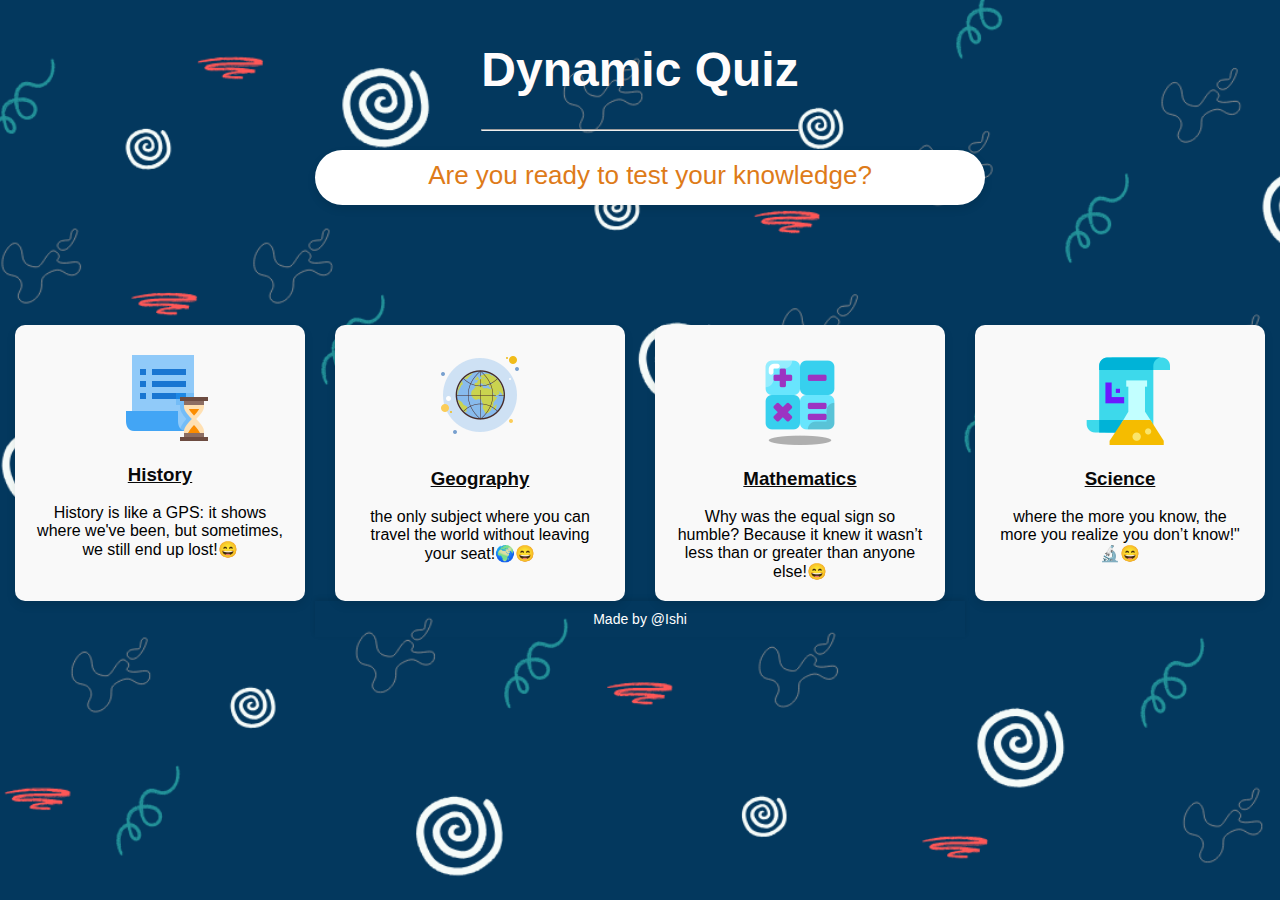
<file: index.html>
<!DOCTYPE html>
<html lang="en">
<head>
    <meta charset="UTF-8">
    <meta name="viewport" content="width=device-width, initial-scale=1.0">
    <title>Dynamic Quiz</title>
    <link rel="stylesheet" href="style.css">
</head>
<body>



    <div id="quiz-container">
        <header>
            <h1>Dynamic Quiz</h1>
            <hr>
            <!-- <img src="images/logo.png" alt="logo" id="images"> -->
        </header>


        <div id="text-container">    
            <div id="text">
            Are you ready to test your knowledge?
            </div>


            <section class="features">
                <div class="feature" id="his">
                    
                  <img src="images/history.png" alt="history" />
                  <h3><a href="history.html">History</a></h3>
                  <p>History is like a GPS: it shows where we've been, but sometimes, we still end up lost!😄</p>

                </div>
                <div class="feature">
                  <img src="images/geography.png" alt="geography" />
                  <div class="feature_content">
                    <h3><a href="geography.html">Geography</a></h3>
                    the only subject where you can travel the world without leaving your seat!🌍😄
                  </div>
                </div>
                <div class="feature">
                  <img src="images/math.png" alt="math" />
                  <div class="feature_content">
                    <h3><a href="math.html">Mathematics</a></h3>
                    Why was the equal sign so humble?  
                    Because it knew it wasn’t less than or greater than anyone else!😄
                  </div>
                </div>
                <div class="feature">
                  <img src="images/science.png" alt="Science" />
                  <div class="feature_content">
                    <h3><a href="science.html">Science</a></h3>
                    where the more you know, the more you realize you don’t know!" 🔬😄
        
                  </div>
                </div>
              </section>




        <!-- <div id="container">    
            <div id="question-container">
                <div id="options">
                    <a href="page1.html">START</a>                   
                    </div>
            </div>

           
    </div> -->
    <div id="fcont">
        <footer>Made by @Ishi</footer>
            
    </div>


</body>
</html>
</file>
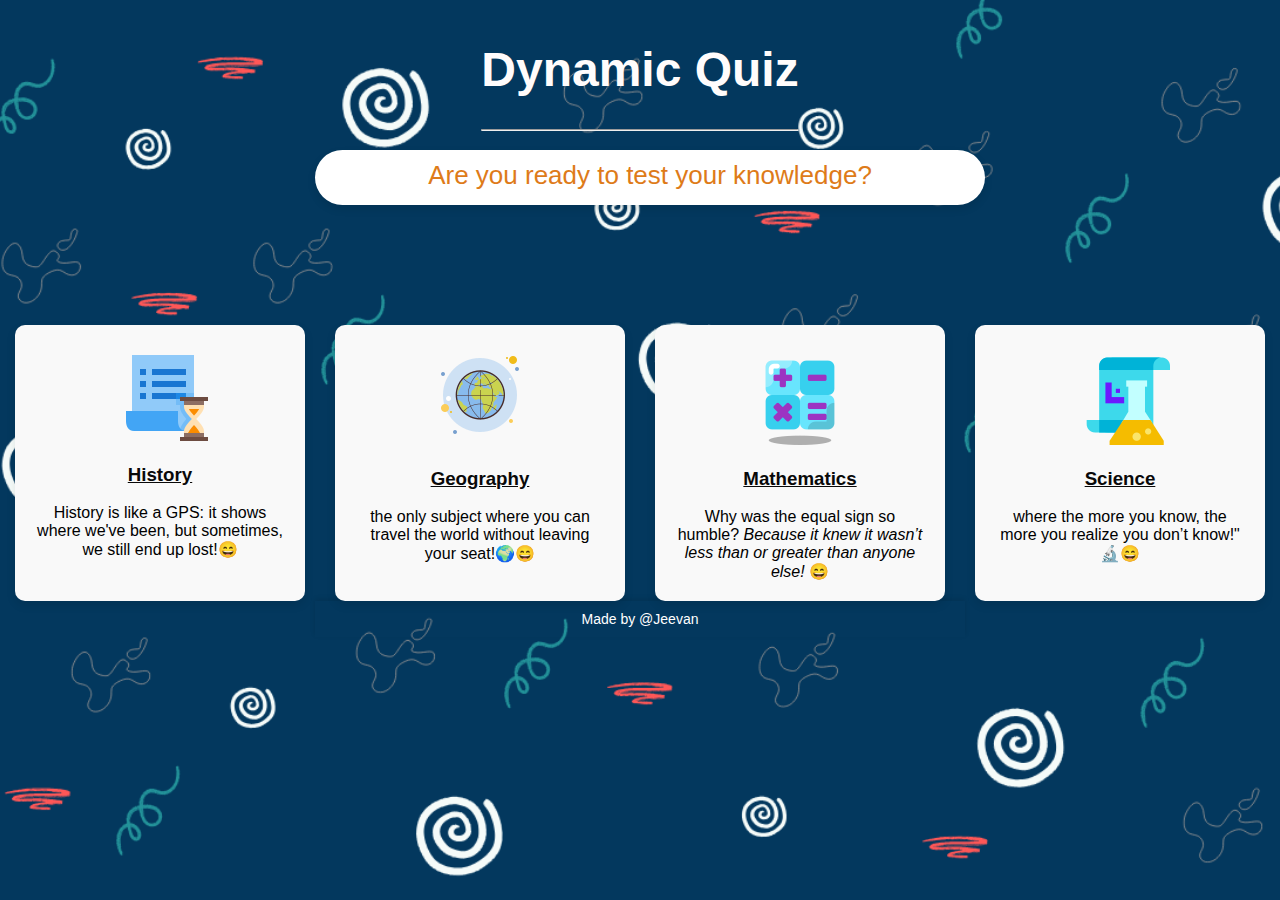
<file: front/index.html>
<!DOCTYPE html>
<html lang="en">
<head>
    <meta charset="UTF-8">
    <meta name="viewport" content="width=device-width, initial-scale=1.0">
    <title>Dynamic Quiz</title>
    <link rel="stylesheet" href="style.css">
</head>
<body>



    <div id="quiz-container">
        <header>
            <h1>Dynamic Quiz</h1>
            <hr>
            <!-- <img src="images/logo.png" alt="logo" id="images"> -->
        </header>


        <div id="text-container">    
            <div id="text">
            Are you ready to test your knowledge?
            </div>


            <section class="features">
                <div class="feature" id="his">
                    
                  <img src="images/history.png" alt="history" />
                  <h3><a href="history.html">History</a></h3>
                  <p>History is like a GPS: it shows where we've been, but sometimes, we still end up lost!😄</p>

                </div>
                <div class="feature">
                  <img src="images/geography.png" alt="geography" />
                  <div class="feature_content">
                    <h3><a href="geography.html">Geography</a></h3>
                    the only subject where you can travel the world without leaving your seat!🌍😄
                  </div>
                </div>
                <div class="feature">
                  <img src="images/math.png" alt="math" />
                  <div class="feature_content">
                    <h3><a href="math.html">Mathematics</a></h3>
                    Why was the equal sign so humble?  
                    <i>Because it knew it wasn’t less than or greater than anyone else! </i>😄
                  </div>
                </div>
                <div class="feature">
                  <img src="images/science.png" alt="Science" />
                  <div class="feature_content">
                    <h3><a href="science.html">Science</a></h3>
                    where the more you know, the more you realize you don’t know!" 🔬😄
        
                  </div>
                </div>
              </section>




        <!-- <div id="container">    
            <div id="question-container">
                <div id="options">
                    <a href="page1.html">START</a>                   
                    </div>
            </div>

           
    </div> -->
    <div id="fcont">
        <footer>Made by @Jeevan</footer>
            
    </div>


</body>
</html>
</file>
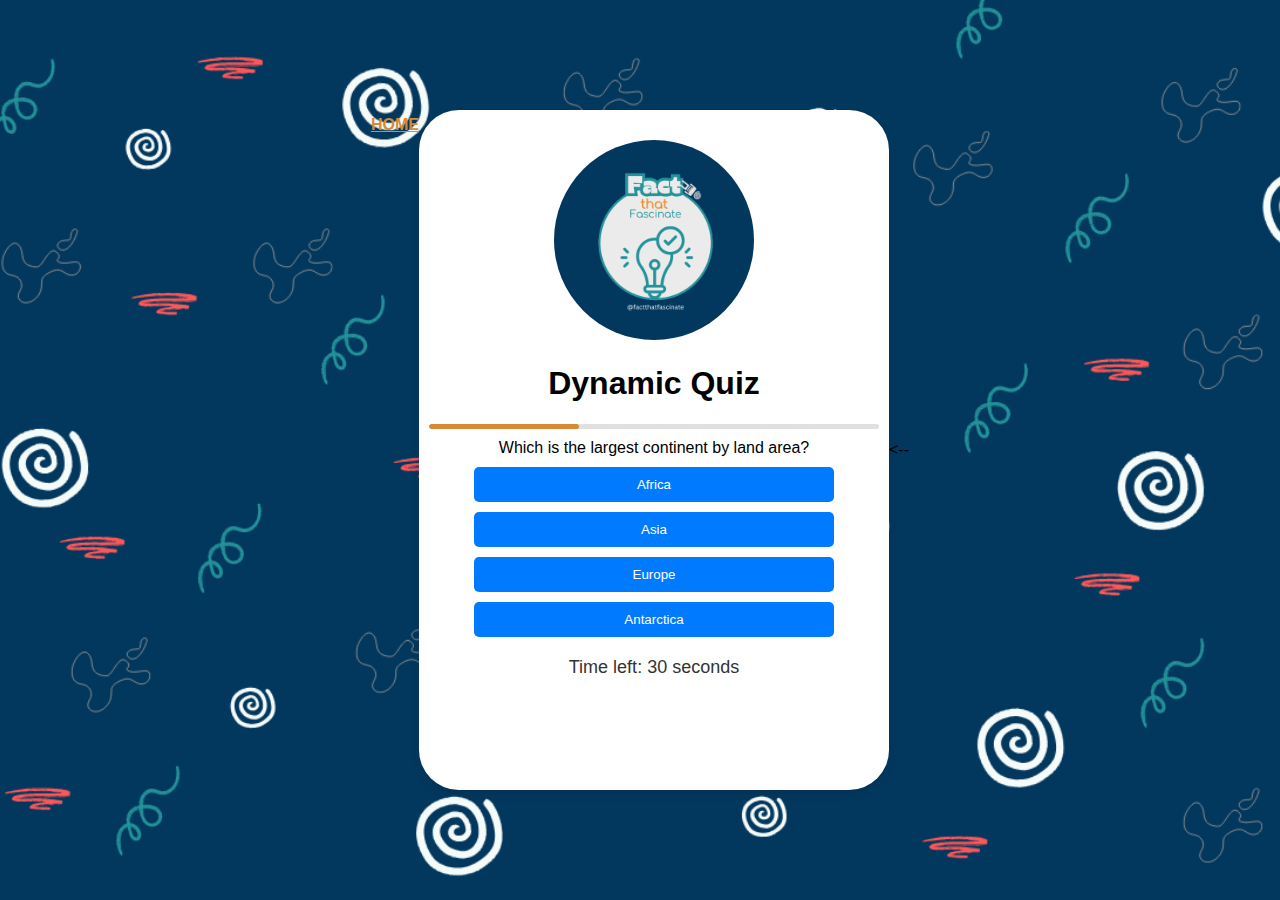
<file: geography.html>
<!-- <!DOCTYPE html>
<html lang="en">
<head>
    <meta charset="UTF-8">
    <meta name="viewport" content="width=device-width, initial-scale=1.0">
    <title>Dynamic Quiz</title>
    <link rel="stylesheet" href="style.css">
</head>
<body>
    <div id="quiz-container">
        <header>
            <img src="assets/images/logo.png" alt="Quiz Logo" id="logo">
            <h1>Dynamic Quiz</h1>
        </header>
        
        <div id="progress-bar-container">
            <div id="progress-bar"></div>
        </div>

        <div id="question-container">
            <div id="question"></div>
            <div id="options"></div>
        </div>

        <div id="timer">Time left: <span id="timer-seconds">30</span> seconds</div>

        <button id="next-btn" style="display: none;">Next</button>
        <div id="result" style="display: none;"></div>
    </div>

    <script src="app.js"></script>
</body>
</html> -->


<!DOCTYPE html>
<html lang="en">
<head>
    <meta charset="UTF-8">
    <meta name="viewport" content="width=device-width, initial-scale=1.0">
    <title>Dynamic Quiz</title>
    <link rel="stylesheet" href="page1.css">
</head>
<body>
    <div id="home">
        <a href="index.html">HOME</a>
            
    </div>

    <div id="quiz-container">
        <header>
            <img src="images/logo.png" alt="logo" id="images">
            <h1>Dynamic Quiz</h1>
        </header>
        
        <div id="progress-bar-container">
            <div id="progress-bar"></div>
        </div>

        <div id="question-container">
            <div id="question"></div>
            <div id="options"></div>
        </div>

        <div id="timer">Time left: <span id="timer-seconds">30</span> seconds</div>

        <button id="next-btn" style="display: none;">Next</button>

        <!-- Add this below your 'Next' button -->
        <center>
        <button id="submit-btn" style="display: none;">Submit Quiz</button></center>

        <div id="result" style="display: none;"></div>
    </div>

    




    <!-- Include app.js to handle fetching questions and submitting scores -->
    <script src="app.js"></script>

    <!-- Include script.js to handle quiz logic (display questions, timer, etc.) -->
    <script src="geography.js"></script>
<--
</body>
</html>
</file>
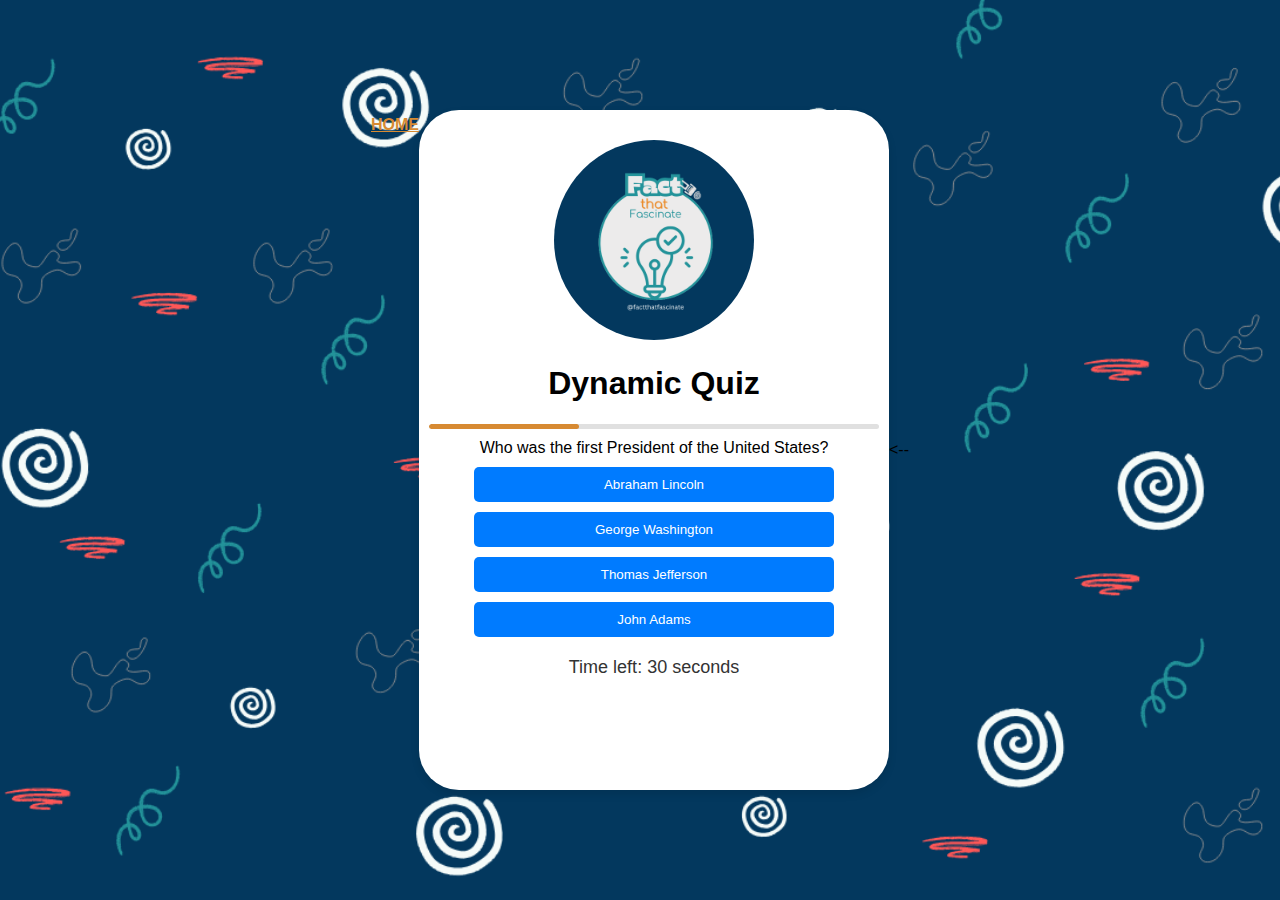
<file: history.html>
<!-- <!DOCTYPE html>
<html lang="en">
<head>
    <meta charset="UTF-8">
    <meta name="viewport" content="width=device-width, initial-scale=1.0">
    <title>Dynamic Quiz</title>
    <link rel="stylesheet" href="style.css">
</head>
<body>
    <div id="quiz-container">
        <header>
            <img src="assets/images/logo.png" alt="Quiz Logo" id="logo">
            <h1>Dynamic Quiz</h1>
        </header>
        
        <div id="progress-bar-container">
            <div id="progress-bar"></div>
        </div>

        <div id="question-container">
            <div id="question"></div>
            <div id="options"></div>
        </div>

        <div id="timer">Time left: <span id="timer-seconds">30</span> seconds</div>

        <button id="next-btn" style="display: none;">Next</button>
        <div id="result" style="display: none;"></div>
    </div>

    <script src="app.js"></script>
</body>
</html> -->


<!DOCTYPE html>
<html lang="en">
<head>
    <meta charset="UTF-8">
    <meta name="viewport" content="width=device-width, initial-scale=1.0">
    <title>Dynamic Quiz</title>
    <link rel="stylesheet" href="page1.css">
</head>
<body>
    <div id="home">
        <a href="index.html">HOME</a>
            
    </div>

    <div id="quiz-container">
        <header>
            <img src="images/logo.png" alt="logo" id="images">
            <h1>Dynamic Quiz</h1>
        </header>
        
        <div id="progress-bar-container">
            <div id="progress-bar"></div>
        </div>

        <div id="question-container">
            <div id="question"></div>
            <div id="options"></div>
        </div>

        <div id="timer">Time left: <span id="timer-seconds">30</span> seconds</div>

        <button id="next-btn" style="display: none;">Next</button>

        <!-- Add this below your 'Next' button -->
        <center>
        <button id="submit-btn" style="display: none;">Submit Quiz</button></center>

        <div id="result" style="display: none;"></div>
    </div>

    




    <!-- Include app.js to handle fetching questions and submitting scores -->
    <script src="app.js"></script>

    <!-- Include script.js to handle quiz logic (display questions, timer, etc.) -->
    <script src="history.js"></script>
<--
</body>
</html>
</file>
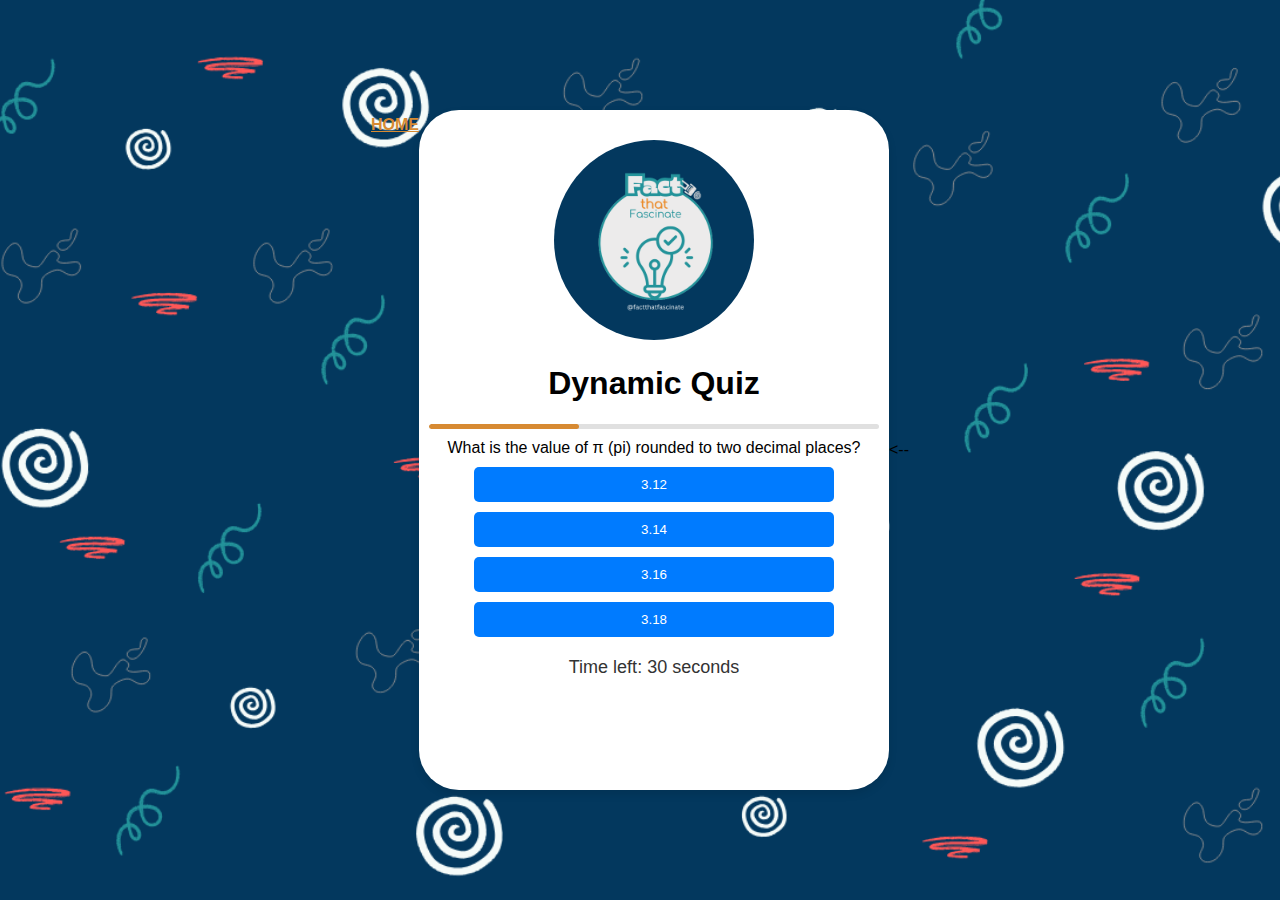
<file: math.html>
<!-- <!DOCTYPE html>
<html lang="en">
<head>
    <meta charset="UTF-8">
    <meta name="viewport" content="width=device-width, initial-scale=1.0">
    <title>Dynamic Quiz</title>
    <link rel="stylesheet" href="style.css">
</head>
<body>
    <div id="quiz-container">
        <header>
            <img src="assets/images/logo.png" alt="Quiz Logo" id="logo">
            <h1>Dynamic Quiz</h1>
        </header>
        
        <div id="progress-bar-container">
            <div id="progress-bar"></div>
        </div>

        <div id="question-container">
            <div id="question"></div>
            <div id="options"></div>
        </div>

        <div id="timer">Time left: <span id="timer-seconds">30</span> seconds</div>

        <button id="next-btn" style="display: none;">Next</button>
        <div id="result" style="display: none;"></div>
    </div>

    <script src="app.js"></script>
</body>
</html> -->


<!DOCTYPE html>
<html lang="en">
<head>
    <meta charset="UTF-8">
    <meta name="viewport" content="width=device-width, initial-scale=1.0">
    <title>Dynamic Quiz</title>
    <link rel="stylesheet" href="page1.css">
    
</head>
<body>
    <div id="home">
        <a href="index.html">HOME</a>
            
    </div>

    <div id="quiz-container">
        <header>
            <img src="images/logo.png" alt="logo" id="images">
            <h1>Dynamic Quiz</h1>
        </header>
        
        <div id="progress-bar-container">
            <div id="progress-bar"></div>
        </div>

        <div id="question-container">
            <div id="question"></div>
            <div id="options"></div>
        </div>

        <div id="timer">Time left: <span id="timer-seconds">30</span> seconds</div>

        <button id="next-btn" style="display: none;">Next</button>

        <!-- Add this below your 'Next' button -->
        <center>
        <button id="submit-btn" style="display: none;">Submit Quiz</button></center>

        <div id="result" style="display: none;"></div>
    </div>

    




    <!-- Include app.js to handle fetching questions and submitting scores -->
    <script src="app.js"></script>

    <!-- Include script.js to handle quiz logic (display questions, timer, etc.) -->
    <script src="math.js"></script>
<--
</body>
</html>
</file>
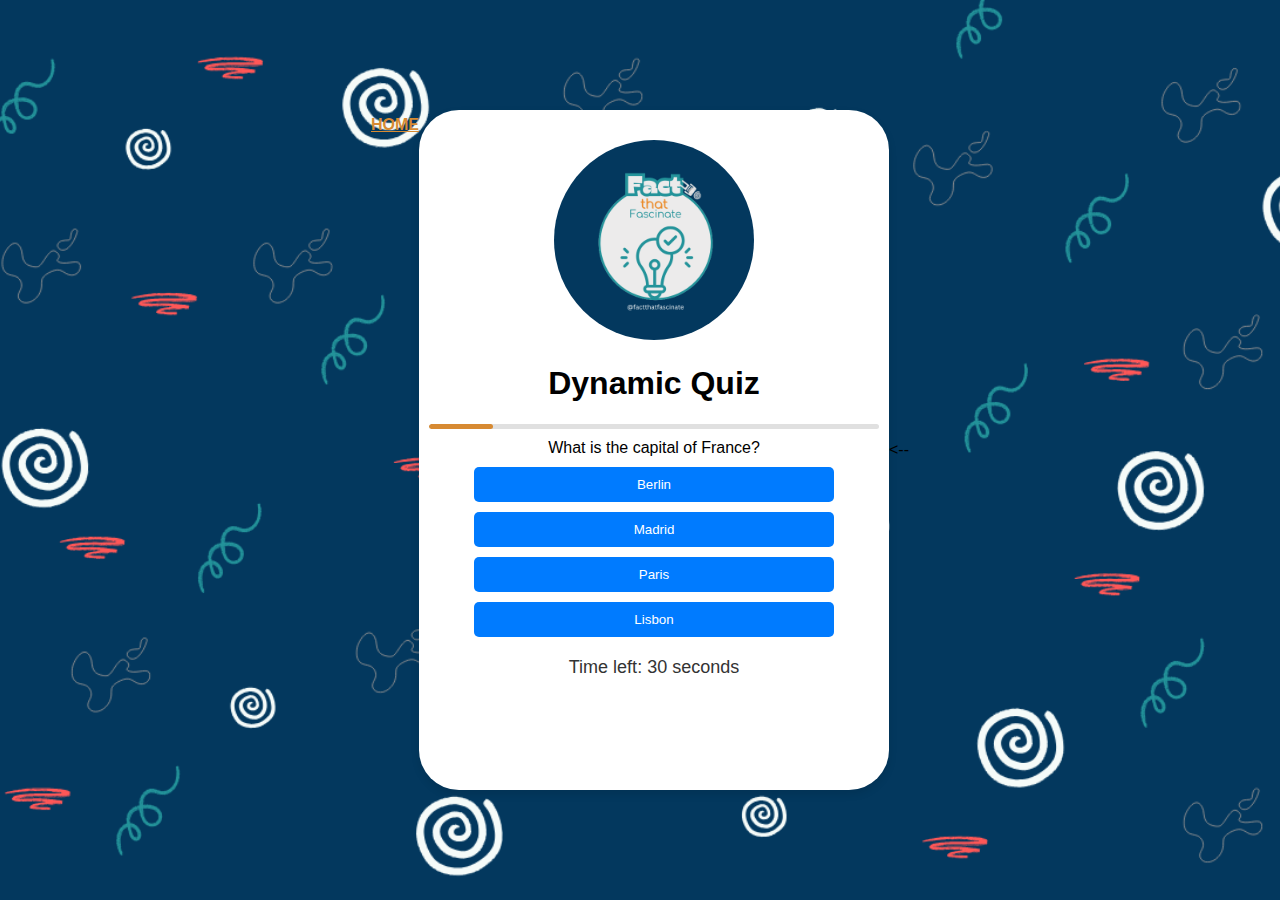
<file: page1.html>
<!-- <!DOCTYPE html>
<html lang="en">
<head>
    <meta charset="UTF-8">
    <meta name="viewport" content="width=device-width, initial-scale=1.0">
    <title>Dynamic Quiz</title>
    <link rel="stylesheet" href="style.css">
</head>
<body>
    <div id="quiz-container">
        <header>
            <img src="assets/images/logo.png" alt="Quiz Logo" id="logo">
            <h1>Dynamic Quiz</h1>
        </header>
        
        <div id="progress-bar-container">
            <div id="progress-bar"></div>
        </div>

        <div id="question-container">
            <div id="question"></div>
            <div id="options"></div>
        </div>

        <div id="timer">Time left: <span id="timer-seconds">30</span> seconds</div>

        <button id="next-btn" style="display: none;">Next</button>
        <div id="result" style="display: none;"></div>
    </div>

    <script src="app.js"></script>
</body>
</html> -->


<!DOCTYPE html>
<html lang="en">
<head>
    <meta charset="UTF-8">
    <meta name="viewport" content="width=device-width, initial-scale=1.0">
    <title>Dynamic Quiz</title>
    <link rel="stylesheet" href="page1.css">
    
</head>
<body>
    <div id="home">
        <a href="index.html">HOME</a>
            
    </div>

    <div id="quiz-container">
        <header>
            <img src="images/logo.png" alt="logo" id="images">
            <h1>Dynamic Quiz</h1>
        </header>
        
        <div id="progress-bar-container">
            <div id="progress-bar"></div>
        </div>

        <div id="question-container">
            <div id="question"></div>
            <div id="options"></div>
        </div>

        <div id="timer">Time left: <span id="timer-seconds">30</span> seconds</div>

        <button id="next-btn" style="display: none;">Next</button>

        <!-- Add this below your 'Next' button -->
        <center>
        <button id="submit-btn" style="display: none;">Submit Quiz</button></center>

        <div id="result" style="display: none;"></div>
    </div>

    




    <!-- Include app.js to handle fetching questions and submitting scores -->
    <script src="app.js"></script>

    <!-- Include script.js to handle quiz logic (display questions, timer, etc.) -->
    <script src="script.js"></script>
<--
</body>
</html>
</file>
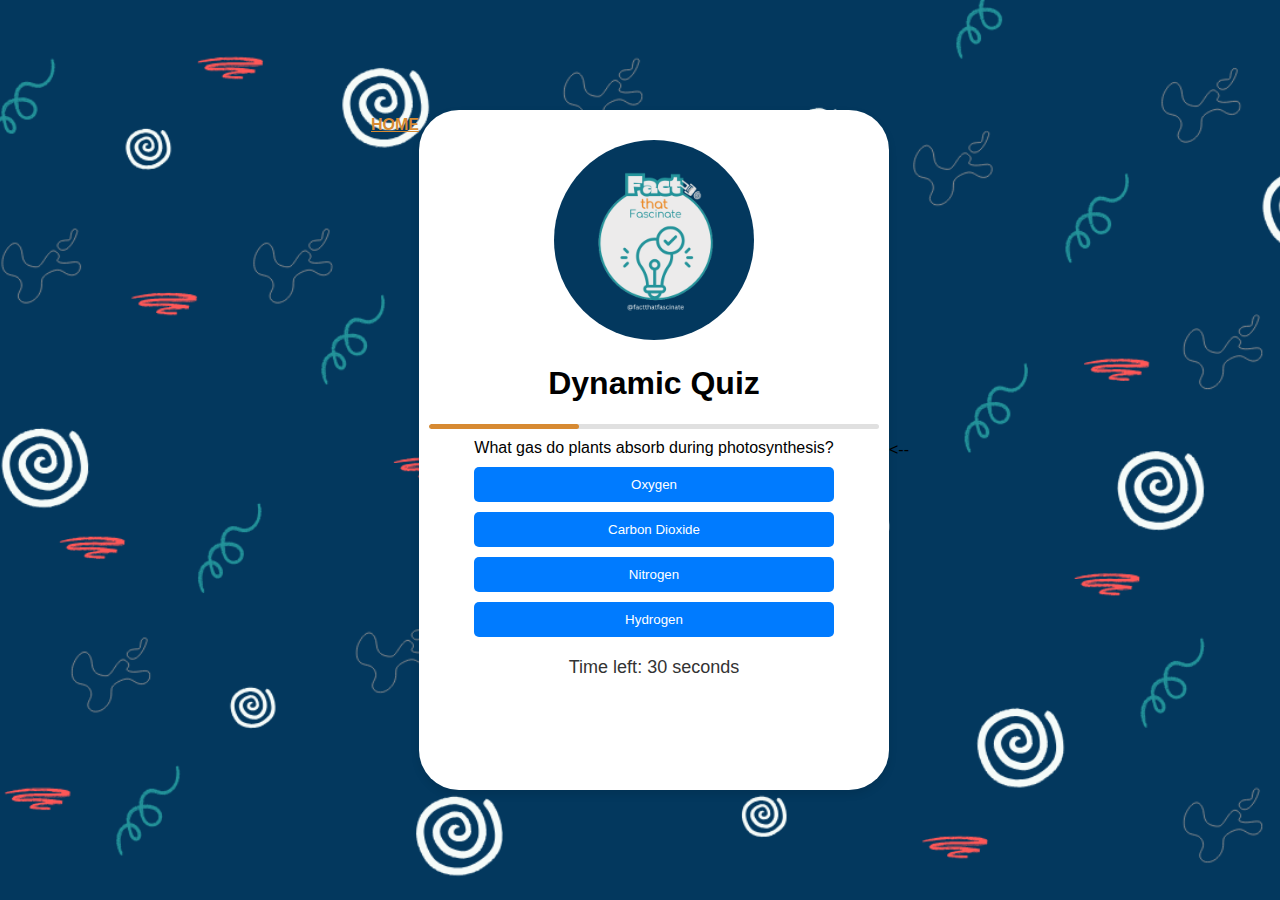
<file: science.html>
<!-- <!DOCTYPE html>
<html lang="en">
<head>
    <meta charset="UTF-8">
    <meta name="viewport" content="width=device-width, initial-scale=1.0">
    <title>Dynamic Quiz</title>
    <link rel="stylesheet" href="style.css">
</head>
<body>
    <div id="quiz-container">
        <header>
            <img src="assets/images/logo.png" alt="Quiz Logo" id="logo">
            <h1>Dynamic Quiz</h1>
        </header>
        
        <div id="progress-bar-container">
            <div id="progress-bar"></div>
        </div>

        <div id="question-container">
            <div id="question"></div>
            <div id="options"></div>
        </div>

        <div id="timer">Time left: <span id="timer-seconds">30</span> seconds</div>

        <button id="next-btn" style="display: none;">Next</button>
        <div id="result" style="display: none;"></div>
    </div>

    <script src="app.js"></script>
</body>
</html> -->


<!DOCTYPE html>
<html lang="en">
<head>
    <meta charset="UTF-8">
    <meta name="viewport" content="width=device-width, initial-scale=1.0">
    <title>Dynamic Quiz</title>
    <link rel="stylesheet" href="page1.css">
    
</head>
<body>
    <div id="home">
        <a href="index.html">HOME</a>
            
    </div>

    <div id="quiz-container">
        <header>
            <img src="images/logo.png" alt="logo" id="images">
            <h1>Dynamic Quiz</h1>
        </header>
        
        <div id="progress-bar-container">
            <div id="progress-bar"></div>
        </div>

        <div id="question-container">
            <div id="question"></div>
            <div id="options"></div>
        </div>

        <div id="timer">Time left: <span id="timer-seconds">30</span> seconds</div>

        <button id="next-btn" style="display: none;">Next</button>

        <!-- Add this below your 'Next' button -->
        <center>
        <button id="submit-btn" style="display: none;">Submit Quiz</button></center>

        <div id="result" style="display: none;"></div>
    </div>

    




    <!-- Include app.js to handle fetching questions and submitting scores -->
    <script src="app.js"></script>

    <!-- Include script.js to handle quiz logic (display questions, timer, etc.) -->
    <script src="science.js"></script>
<--
</body>
</html>
</file>
<file: style.css>
body {
    font-family: Arial, sans-serif;
    /* background-color: #03385e; */
    background-image: url('images/bg.png'); /* Path to your image */
  background-size: cover; /* Ensures the image covers the entire area */
  background-repeat: no-repeat; /* Prevents the image from repeating */
  background-position: center; /* Centers the image */

    margin: 0;
    display: flex;
    justify-content: center;
    align-items: center;
    height: 100vh;
}

header {
    position: absolute;
    top: 10px; /* Adjust this value to control the vertical position */
    left: 50%; /* Center horizontally */
    transform: translateX(-50%); /* Adjust to perfectly center the text */
    font-size: 24px; /* Adjust font size as needed */
    color: rgb(255, 252, 252); /* Set the text color */
    font-weight: bold; /* Make the text bold */
  }
  

  
    #container {
    background: white;
    padding: 10px;
    border-radius: 40px;
    box-shadow: 0 4px 8px rgba(0, 0, 0, 0.1);
    height: 50px;
    width: 150px;
    text-align: center;
    font-size: 40px;
    margin-bottom: 150px;
    margin-left: 250px;
    cursor: pointer;
    background-color: #de7b19;
    color: white;
    transition: background-color 0.3s;
}
a {
    color: rgb(9, 9, 9); /* You can use color names, hex, rgb, etc. */
    font-weight: bolder;
}
#container hover {
    background-color: #0056b3;
}

#text {
    background: white;
    padding: 10px;
    border-radius: 40px;
    box-shadow: 0 4px 8px rgba(0, 0, 0, 0.1);
    height: 35px;
    width: 650px;
    text-align: center;
    font-size: 26px;
    margin-bottom: 120px;
    cursor: pointer;
    
    color: #de7b19;
    transition: background-color 0.3s;
}

#text-container {
    position: absolute;
    top: 150px; /* Adjust this value to control the vertical position */
    left: 50%;
    transform: translateX(-50%);
    text-align: center;
    width: 650px; /* Adjust width as needed */
    margin: 0 auto; /* Center within its own container */
}


/* #options button {
    display: block;
    margin: 10px auto;
    padding: 10px;
    width: 80%;
    border: none;
    border-radius: 5px;
    cursor: pointer;
    background-color: #007bff;
    color: white;
    transition: background-color 0.3s;
}

#options button:hover {
    background-color: #0056b3;
} */


#fcont {

  color: white; /* White text for contrast */
  text-align: center; /* Center the text */
  padding: 10px 20px; /* Add some space inside the footer */
  font-size: 14px; /* Adjust font size */
  font-family: Arial, sans-serif; /* Set a clean font */
  margin-top: auto; /* Push the footer to the bottom of the page */
  box-shadow: 0 -2px 5px rgba(0, 0, 0, 0.1); /* Optional shadow for effect */
}


/* Features Section */
.features {
    display: flex;
    flex-direction: row;
    position: relative;
    justify-content: space-between;
    margin-top: 50px;
    margin-left: -300px;
    margin-right: -300px;
  }
  .feature:hover{
    transform: scale(1.09);
  }
  .feature {
    width: 20%;
    padding: 20px;
    text-align: center;
    border-radius: 10px;
    background-color: #f9f9f9;
    box-shadow: 0 4px 10px rgba(0, 0, 0, 0.1);
    cursor:  pointer;
  }

    /* Mobile view menu (hidden by default) */
  .show-menu {
    display: flex;
    flex-direction: column;
    gap: 20px;
    position: absolute;
    top: 60px;
    right: 20px;
    background: white;
    padding: 20px;
    border-radius: 10px;
    box-shadow: 5px 5px 10px rgba(0, 0, 0, 0.1);
}

/* Media Queries for Responsiveness */
@media (max-width: 768px) {
  body {

    /* background-image: url('images/bg.png'); /*Path to your image */
    background-size: 100%; /* Ensures the image covers the entire area */
    background-repeat: repeat; /* Prevents the image from repeating */
    background-position: center; /* Centers the image */

      flex-direction: column;
      height: auto;
      padding: 20px;
  }

  header {
      font-size: 15px;
      top: 20px;
      text-align: center;
      text-wrap-mode: nowrap;

      

  }

  

  #container {
      font-size: 30px;
      margin-left: 0;
      margin-bottom: 20px;
  }

  #text {
      width: 93%;
      font-size: 20px;
      margin-bottom: 20px;
  }

  #text-container {
      width: 90%;
      top: 120px;
      align-items: center;
  }
  .features {
      flex-direction: column;
      margin-left: 50px;
      margin-right: 0;
  }

  .feature {
      width: 70%;
      height: 225px;
      margin-bottom: 20px;

  }
}


  /* @media only screen and (max-width: 455px){
    body{
    background-color: rgb(141, 55, 69)
    }
    #quiz-container h1{
      font-size: 25px;
    }

    #text{
      font-size: 18px;
    }

    #text-container {
      position: fixed;
      top: 150px; Adjust this value to control the vertical position */
      
      /* margin-right: -500px;
      
      text-align: left;
      align-items: start;

      width: 10px;
      height: 10px; Adjust width as needed */
      /* Center within its own container */
  /* } */
  
  /* .features {
    display: flex;
    flex-direction: row-reverse;
    position: fixed;
    justify-content: space-between;
    margin-top: 50px;
    margin-left: -220px;
    margin-right: 207px;
  }

  .feature {
    width:70px;
    margin-right: 3px;
    text-align: center;
    border-radius: 10px;
    background-color: #f9f9f9;
    box-shadow: 0 4px 10px rgba(0, 0, 0, 0.1);
    cursor:  pointer;
  }
  } */
    
  
/* #images {
    width: 100px;
    height: 100px;
    object-fit: min-content;
    border-radius: 100%;
    margin-bottom: 550px;


} */

/* #quiz-container {
    background: white;
    padding: 10px;
    border-radius: 100px;
    box-shadow: 0 4px 8px rgba(0, 0, 0, 0.1);
    height: 100px;
    width: 100px;
    text-align: center;
    margin-bottom: 600px;
} */
</file>
<file: front/style.css>
body {
    font-family: Arial, sans-serif;
    /* background-color: #03385e; */
    background-image: url('images/bg.png'); /* Path to your image */
  background-size: cover; /* Ensures the image covers the entire area */
  background-repeat: no-repeat; /* Prevents the image from repeating */
  background-position: center; /* Centers the image */

    margin: 0;
    display: flex;
    justify-content: center;
    align-items: center;
    height: 100vh;
}

header {
    position: absolute;
    top: 10px; /* Adjust this value to control the vertical position */
    left: 50%; /* Center horizontally */
    transform: translateX(-50%); /* Adjust to perfectly center the text */
    font-size: 24px; /* Adjust font size as needed */
    color: rgb(255, 252, 252); /* Set the text color */
    font-weight: bold; /* Make the text bold */
  }
  

  
    #container {
    background: white;
    padding: 10px;
    border-radius: 40px;
    box-shadow: 0 4px 8px rgba(0, 0, 0, 0.1);
    height: 50px;
    width: 150px;
    text-align: center;
    font-size: 40px;
    margin-bottom: 150px;
    margin-left: 250px;
    cursor: pointer;
    background-color: #de7b19;
    color: white;
    transition: background-color 0.3s;
}
a {
    color: rgb(9, 9, 9); /* You can use color names, hex, rgb, etc. */
    font-weight: bolder;
}
#container hover {
    background-color: #0056b3;
}

#text {
    background: white;
    padding: 10px;
    border-radius: 40px;
    box-shadow: 0 4px 8px rgba(0, 0, 0, 0.1);
    height: 35px;
    width: 650px;
    text-align: center;
    font-size: 26px;
    margin-bottom: 120px;
    cursor: pointer;
    
    color: #de7b19;
    transition: background-color 0.3s;
}

#text-container {
    position: absolute;
    top: 150px; /* Adjust this value to control the vertical position */
    left: 50%;
    transform: translateX(-50%);
    text-align: center;
    width: 650px; /* Adjust width as needed */
    margin: 0 auto; /* Center within its own container */
}


/* #options button {
    display: block;
    margin: 10px auto;
    padding: 10px;
    width: 80%;
    border: none;
    border-radius: 5px;
    cursor: pointer;
    background-color: #007bff;
    color: white;
    transition: background-color 0.3s;
}

#options button:hover {
    background-color: #0056b3;
} */


#fcont {

  color: white; /* White text for contrast */
  text-align: center; /* Center the text */
  padding: 10px 20px; /* Add some space inside the footer */
  font-size: 14px; /* Adjust font size */
  font-family: Arial, sans-serif; /* Set a clean font */
  margin-top: auto; /* Push the footer to the bottom of the page */
  box-shadow: 0 -2px 5px rgba(0, 0, 0, 0.1); /* Optional shadow for effect */
}


/* Features Section */
.features {
    display: flex;
    flex-direction: row;
    position: relative;
    justify-content: space-between;
    margin-top: 50px;
    margin-left: -300px;
    margin-right: -300px;
  }
  .feature:hover{
    transform: scale(1.09);
  }
  .feature {
    width: 20%;
    padding: 20px;
    text-align: center;
    border-radius: 10px;
    background-color: #f9f9f9;
    box-shadow: 0 4px 10px rgba(0, 0, 0, 0.1);
    cursor:  pointer;
  }

    /* Mobile view menu (hidden by default) */
.show-menu {
    display: flex;
    flex-direction: column;
    gap: 20px;
    position: absolute;
    top: 60px;
    right: 20px;
    background: white;
    padding: 20px;
    border-radius: 10px;
    box-shadow: 5px 5px 10px rgba(0, 0, 0, 0.1);
  }

  @media (max-width: 768px) {
    .nav_links {
      display: none; /* Hide menu initially */
    }
  
    .bar_icon {
      display: block; /* Show hamburger icon on small screens */
    }
  }

/* #images {
    width: 100px;
    height: 100px;
    object-fit: min-content;
    border-radius: 100%;
    margin-bottom: 550px;


} */

/* #quiz-container {
    background: white;
    padding: 10px;
    border-radius: 100px;
    box-shadow: 0 4px 8px rgba(0, 0, 0, 0.1);
    height: 100px;
    width: 100px;
    text-align: center;
    margin-bottom: 600px;
} */
</file>
<file: page1.css>
body {
    font-family: Arial, sans-serif;
    /* background-color: #03385e; */
    background-image: url('images/bg.png'); /* Path to your image */
  background-size: cover; /* Ensures the image covers the entire area */
  background-repeat: no-repeat; /* Prevents the image from repeating */
  background-position: center; /* Centers the image */

    margin: 0;
    display: flex;
    justify-content: center;
    align-items: center;
    height: 100vh;
}

#quiz-container {
    background: white;
    padding: 10px;
    border-radius: 40px;
    box-shadow: 0 4px 8px rgba(0, 0, 0, 0.1);
    height: 660px;
    width: 450px;
    text-align: center;
}

header {
    display: contents;
    justify-content: center;
    align-items: center;
    margin-bottom: 20px;

}

#images {
    width: 200px;
    height: 200px;
    object-fit: min-content;
    border-radius: 100%;
    margin-top: 20px;

}

/* #logo {
    width: 50px;
    margin-right: 10px;
} */

#progress-bar-container {
    background-color: #e0e0e0;
    border-radius: 5px;
    height: 10px;
    margin-bottom: 50px;
}

#progress-bar {
    background-color: #28a745;
    height: 100%;
    width: 0;
    border-radius: 5px;
}

#question-container {
    margin-bottom: 20px;
}

#options button {
    display: block;
    margin: 10px auto;
    padding: 10px;
    width: 80%;
    border: none;
    border-radius: 5px;
    cursor: pointer;
    background-color: #007bff;
    color: white;
    transition: background-color 0.3s;
}

#options button:hover {
    background-color: #0056b3;
}

#next-btn {
    margin-top: 5px;
    margin-left: 15px;
    padding: 10px 40px;
    background-color: #28a745;
    color: white;
    border: none;
    border-radius: 5px;
    cursor: pointer;
}

#timer {
    margin-top: 20px;
    font-size: 18px;
    color: #333;
}

/* Progress Bar Container */
#progress-bar-container {
    width: 100%;
    background-color: #e0e0e0;
    height: 5px;
    border-radius: 20px;
    overflow: hidden;
    margin: 10px 0;

}

/* Progress Bar */
#progress-bar {
    width: 0%;
    height: 100%;
    background-color: #d78a32;
    transition: width 0.3s ease;
}


#submit-btn{
    margin-top: 20px;
    padding: 10px 20px;
    background-color: #28a745;
    color: white;
    border: none;
    border-radius: 5px;
    cursor: pointer;
}

#result {
    margin-top: 20px;
    font-size: 18px;
    color: #333;
}

#home{
    margin-bottom: 650px;
    
    /* margin-right: 600px; */
    
}
a {
    color: #d78a32; /* You can use color names, hex, rgb, etc. */
    font-weight: bolder;
}
</file>
